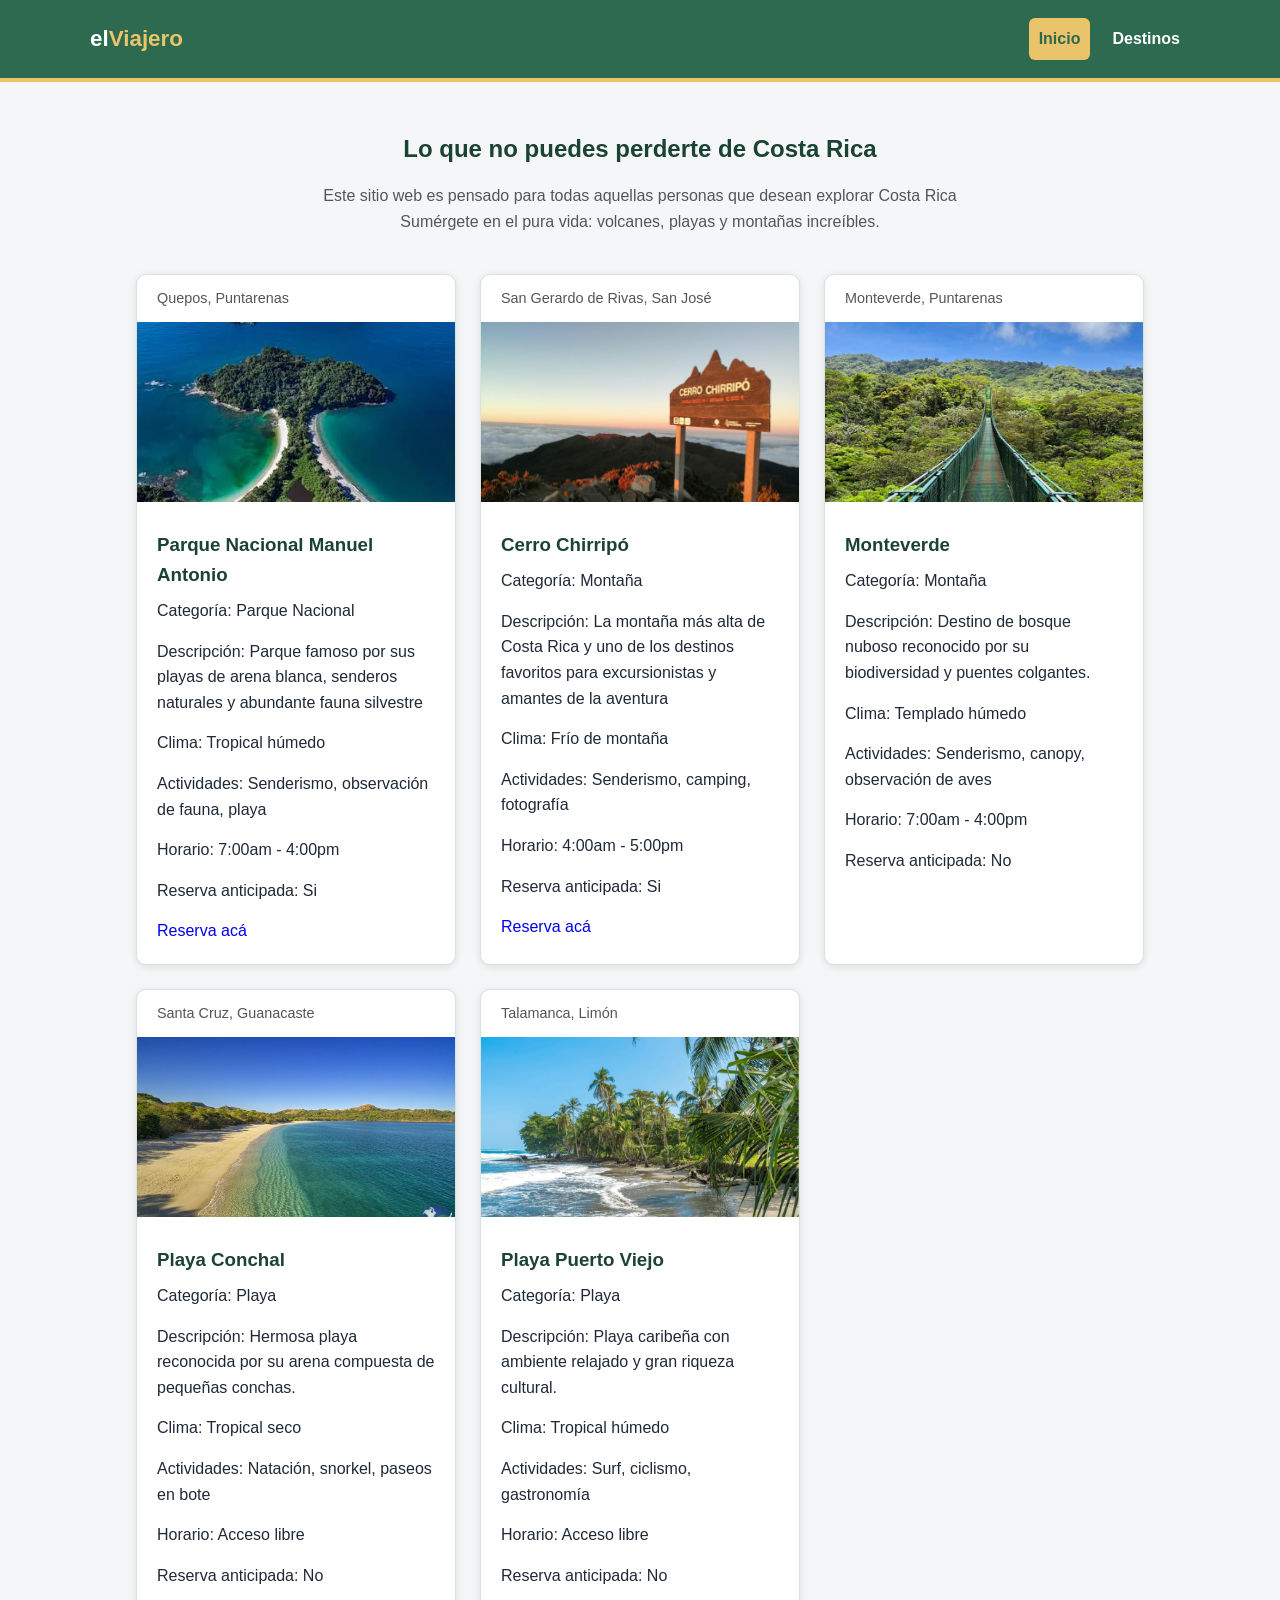
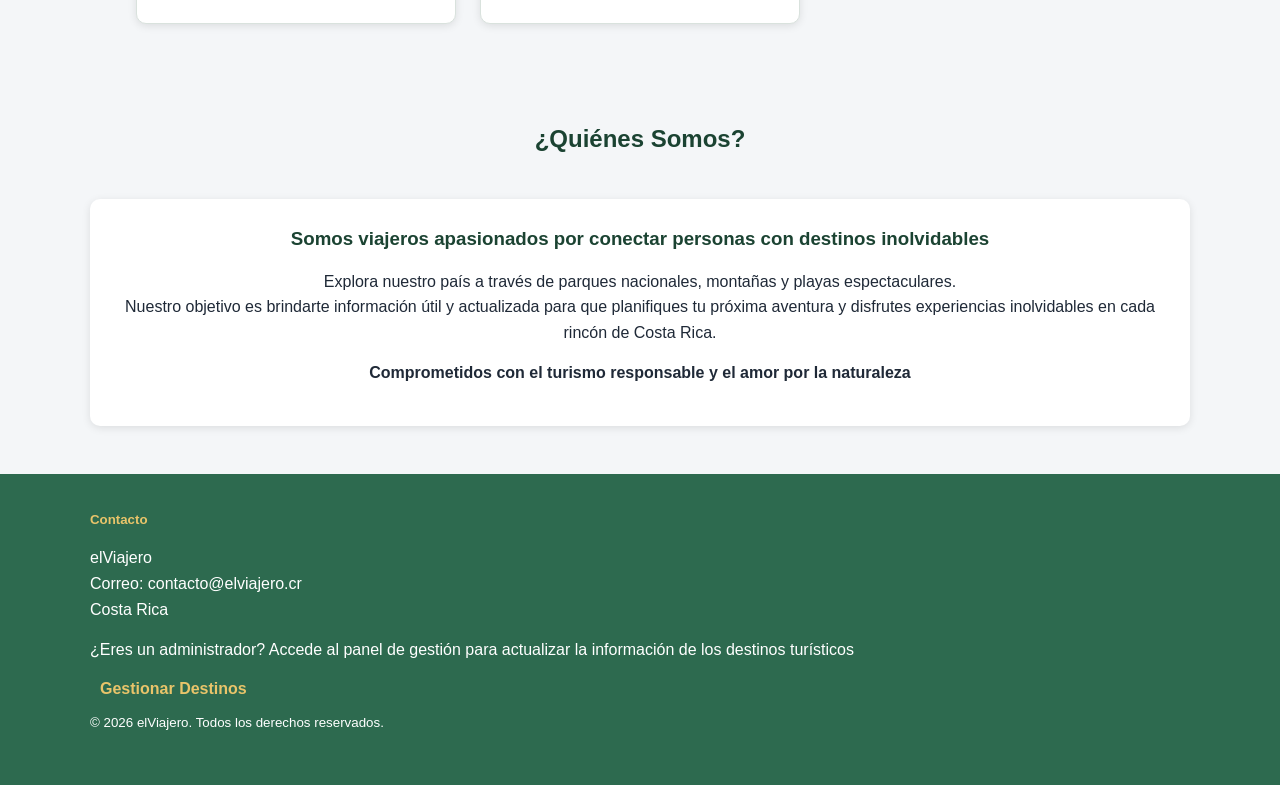
<file: index.html>
<!DOCTYPE html>
<html lang="es">

<head>
    <meta charset="UTF-8">
    <meta name="viewport" content="width=device-width, initial-scale=1.0">
    <meta name="description"
        content="elViajero es una plataforma web para descubrir destinos y experiencias de viaje en Costa Rica.">
    <meta name="keywords" content="viajes, Costa Rica, destinos, parques nacionales, playas, montañas, turismo">
    <meta name="author" content="elViajero">
    <link rel="stylesheet" href="css/style.css">
    <title>elViajero | Inicio</title>
</head>

<body>
    <!-- Encabezado del sitio -->
    <header class="site-header">
        <div class="container header-content">
            <p class="logo"><strong>el<span>Viajero</span></strong></p>

            <nav class="main-nav" aria-label="Navegación principal">
                <ul>
                    <li><a href="index.html" aria-current="page">Inicio</a></li>
                    <li><a href="destino.html">Destinos</a></li>
                </ul>
            </nav>
        </div>
    </header>

    <!-- Contenido principal -->
    <main>
        <!-- Sección de destinos cargados desde JSON -->
        <section id="destinos" aria-labelledby="section-title">
            <div class="container">
                <div class="section-heading">
                    <h1 id="section-title">Lo que no puedes perderte de Costa Rica</h1>
                    <p>
                        Este sitio web es pensado para todas aquellas personas que desean explorar Costa Rica<br>
                        Sumérgete en el pura vida: volcanes, playas y montañas increíbles.
                        
                    </p>
                </div>

                <div class="events-grid" aria-live="polite" aria-busy="true">
                    <p>Cargando destinos...</p>
                </div>
            </div>
        </section>

        <!-- Información general de la plataforma -->
        <section id="quienes-somos" aria-labelledby="about-title">
            <div class="container">
                <div class="section-heading">
                    <h2 id="about-title">¿Quiénes Somos?</h2>
                </div>

                <div class="about-card">
                    <h3>Somos viajeros apasionados por conectar personas con destinos inolvidables</h3>
                    <p>
                        Explora nuestro país a través de parques nacionales, montañas
                        y playas espectaculares.<br> Nuestro objetivo es brindarte información útil y actualizada
                        para que planifiques tu próxima aventura y disfrutes experiencias inolvidables en cada
                        rincón de Costa Rica.
                    </p>
                    <p>
                        <strong>Comprometidos con el turismo responsable y el amor por la naturaleza</strong>
                    </p>
                </div>
            </div>
        </section>
    </main>

    <!-- Pie de página -->
    <footer id="contacto">
        <div class="container">
            <h5>Contacto</h5>
            <address>
                elViajero<br>
                Correo: contacto@elviajero.cr<br>
                Costa Rica
            </address>

            <div class="admin-area">
                <p>
                    ¿Eres un administrador? Accede al panel de gestión
                    para actualizar la información de los destinos turísticos
                </p>
                <a href="login.html" class="admin-link">Gestionar Destinos</a>
            </div>
            <p>
                <small>&copy; 2026 elViajero. Todos los derechos reservados.</small>
            </p>
        </div>
    </footer>

    <!-- script al final del body -->
    <script src="js/script.js"></script>
</body>

</html>
</file>
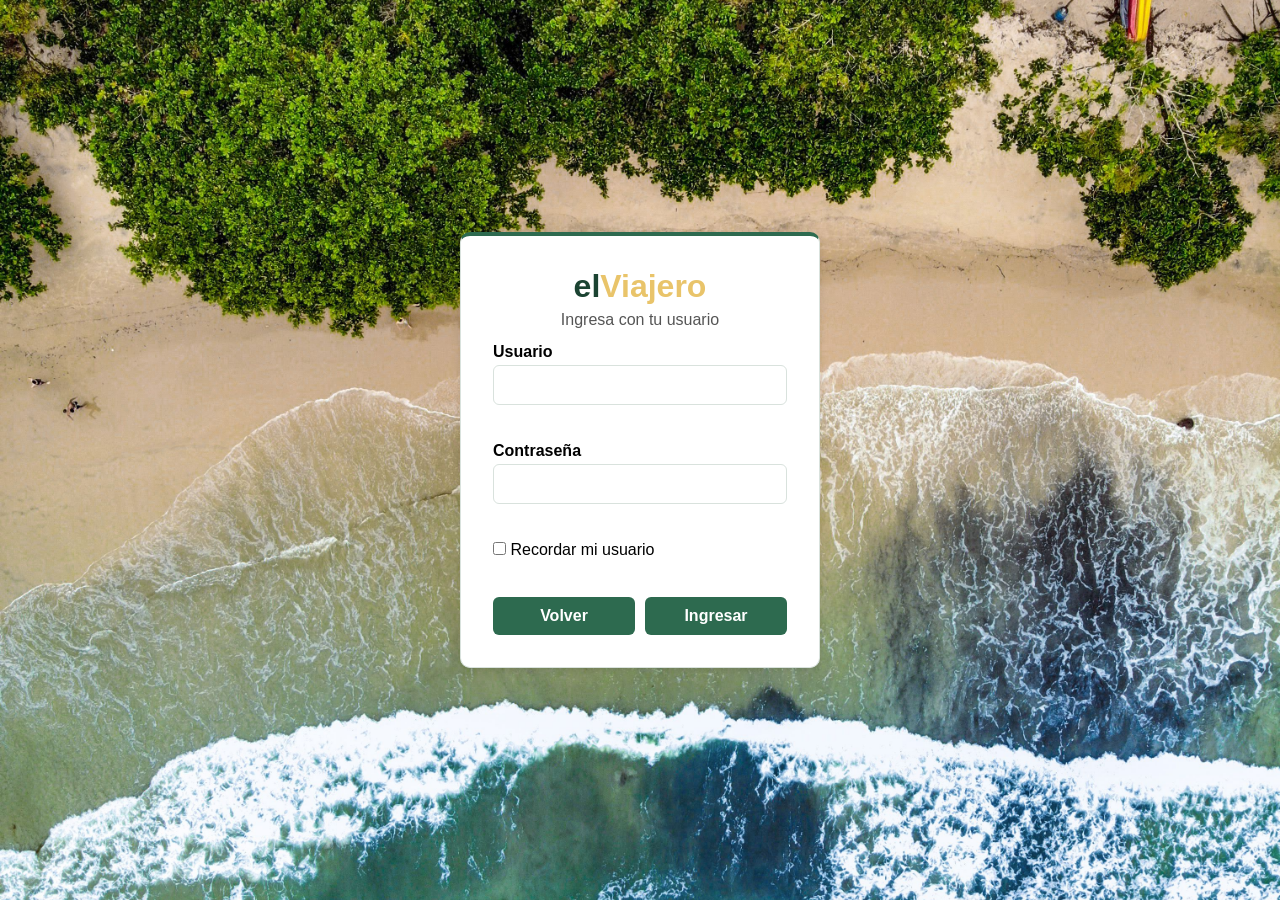
<file: administrar.html>
<!DOCTYPE html>
<html lang="es">

<head>
    <meta charset="UTF-8">
    <meta name="viewport" content="width=device-width, initial-scale=1.0">
    <meta name="description"
        content="Panel de administración de elViajero para gestionar los destinos turísticos de Costa Rica.">
    <meta name="keywords" content="viajes, Costa Rica, destinos, administración, turismo">
    <meta name="author" content="elViajero">
    <link rel="stylesheet" href="css/style.css">
    <title>elViajero | Administrar Destinos</title>
</head>

<body>
    <!-- Encabezado -->
    <header class="site-header">
        <div class="container header-content">
            <p class="logo"><strong>el<span>Viajero</span></strong></p>

            <nav class="main-nav" aria-label="Navegación de administración">
                <ul>
                    <li><a href="index.html" id="cerrar-sesion">Cerrar sesión</a></li>
                </ul>
            </nav>
        </div>
    </header>

    <main>
        <!-- Panel de administración de destinos -->
        <section id="administrar" aria-labelledby="admin-title">
            <div class="container">
                <div class="section-heading">
                    <h1 id="admin-title">Panel de Administración</h1>
                    <p>
                        Gestiona los destinos turísticos disponibles en la plataforma.
                    </p>
                </div>

                <!-- Controles de búsqueda y filtro por categoría -->
                <div class="admin-controls">
                    <div class="control-grupo">
                        <label for="buscar">Buscar destino:</label>
                        <input
                            type="search"
                            id="buscar"
                            placeholder="Buscar por nombre...">
                    </div>
                    <div class="control-grupo">
                        <label for="filtro-categoria">Categoría:</label>
                        <select id="filtro-categoria">
                            <option value="todas">Todas las categorías</option>
                        </select>
                    </div>
                </div>

                <!-- Botón restaurar datos JSON -->
                <div class="admin-acciones-globales">
                    <button type="button" id="btn-restablecer" class="btn-restablecer">
                        Restablecer destinos originales del JSON
                    </button>
                </div>

                <div class="events-grid" id="events-grid" aria-live="polite" aria-busy="true">
                    <p>Cargando destinos...</p>
                </div>
            </div>
        </section>
    </main>

    <footer>
        <div class="container">
            <p>
                <small>&copy; 2026 elViajero. Todos los derechos reservados.</small>
            </p>
        </div>
    </footer>

    <script src="js/destinos.js"></script>
</body>

</html>
</file>
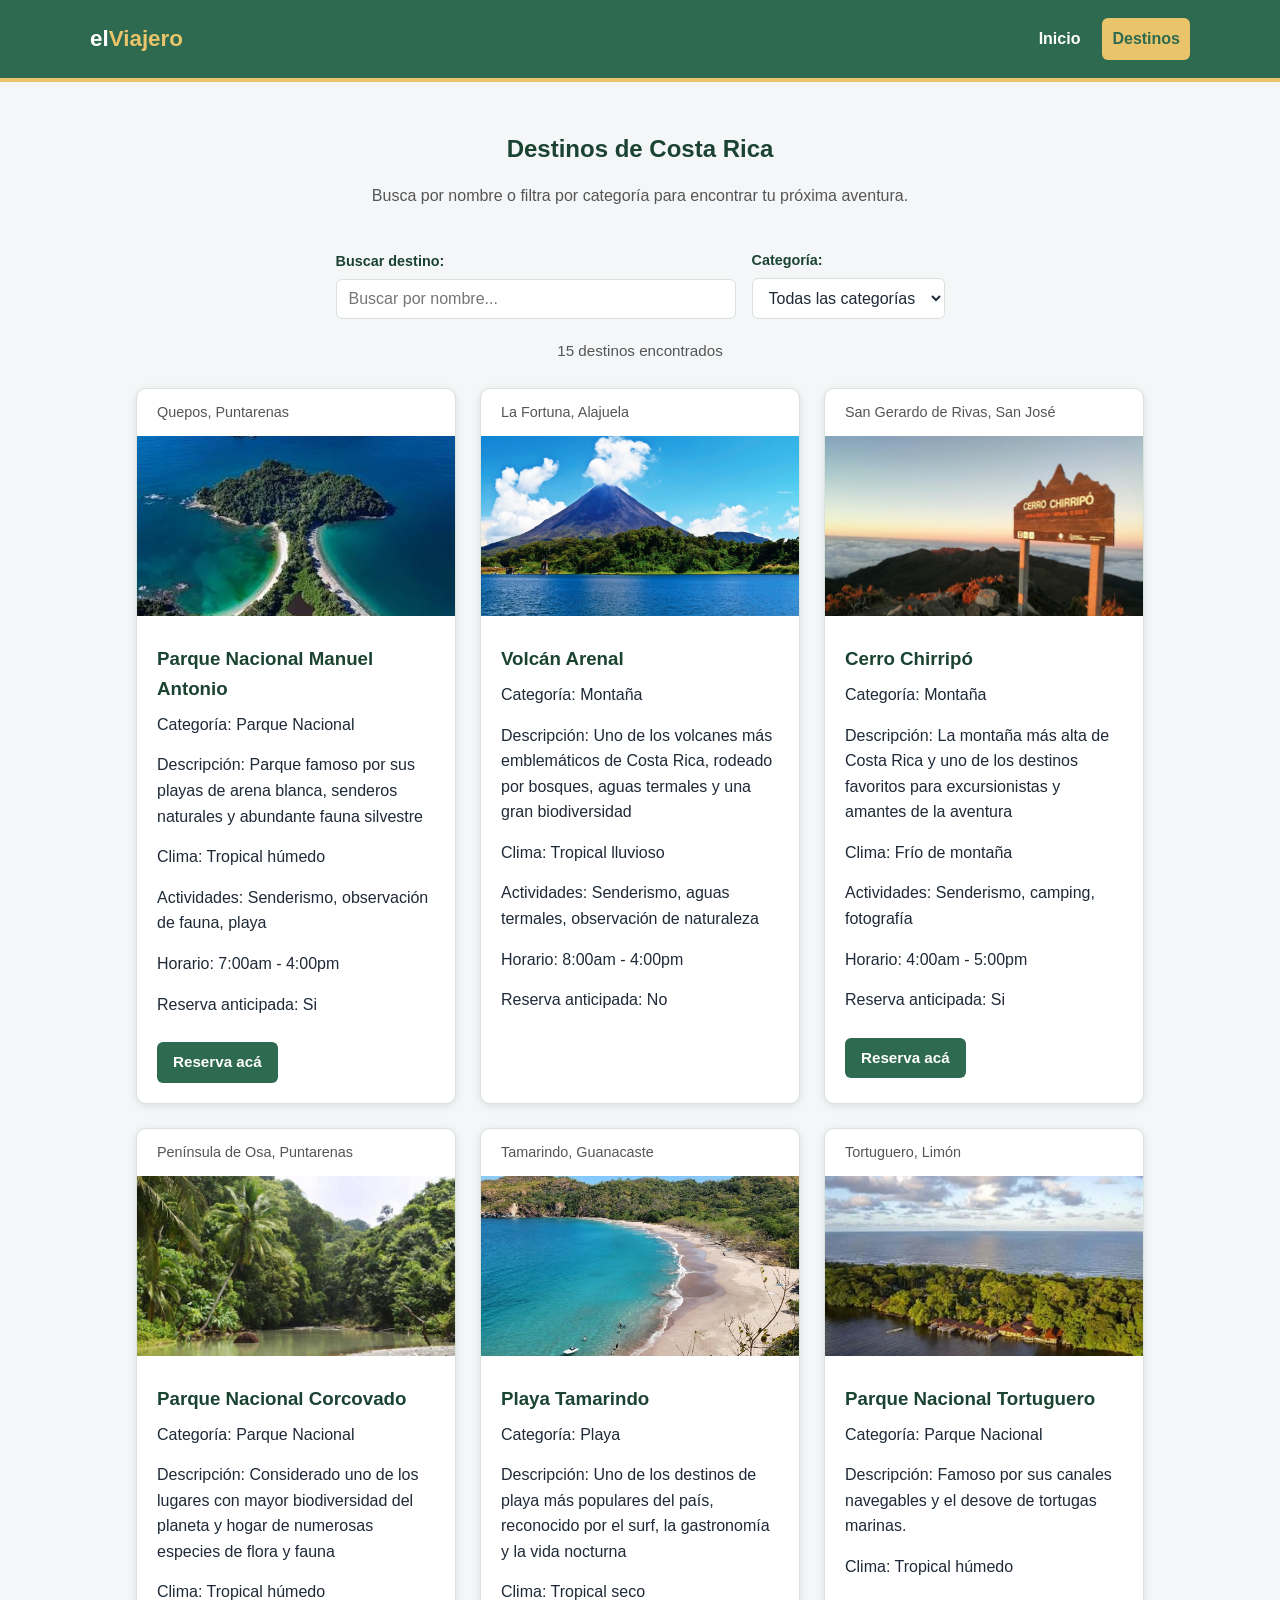
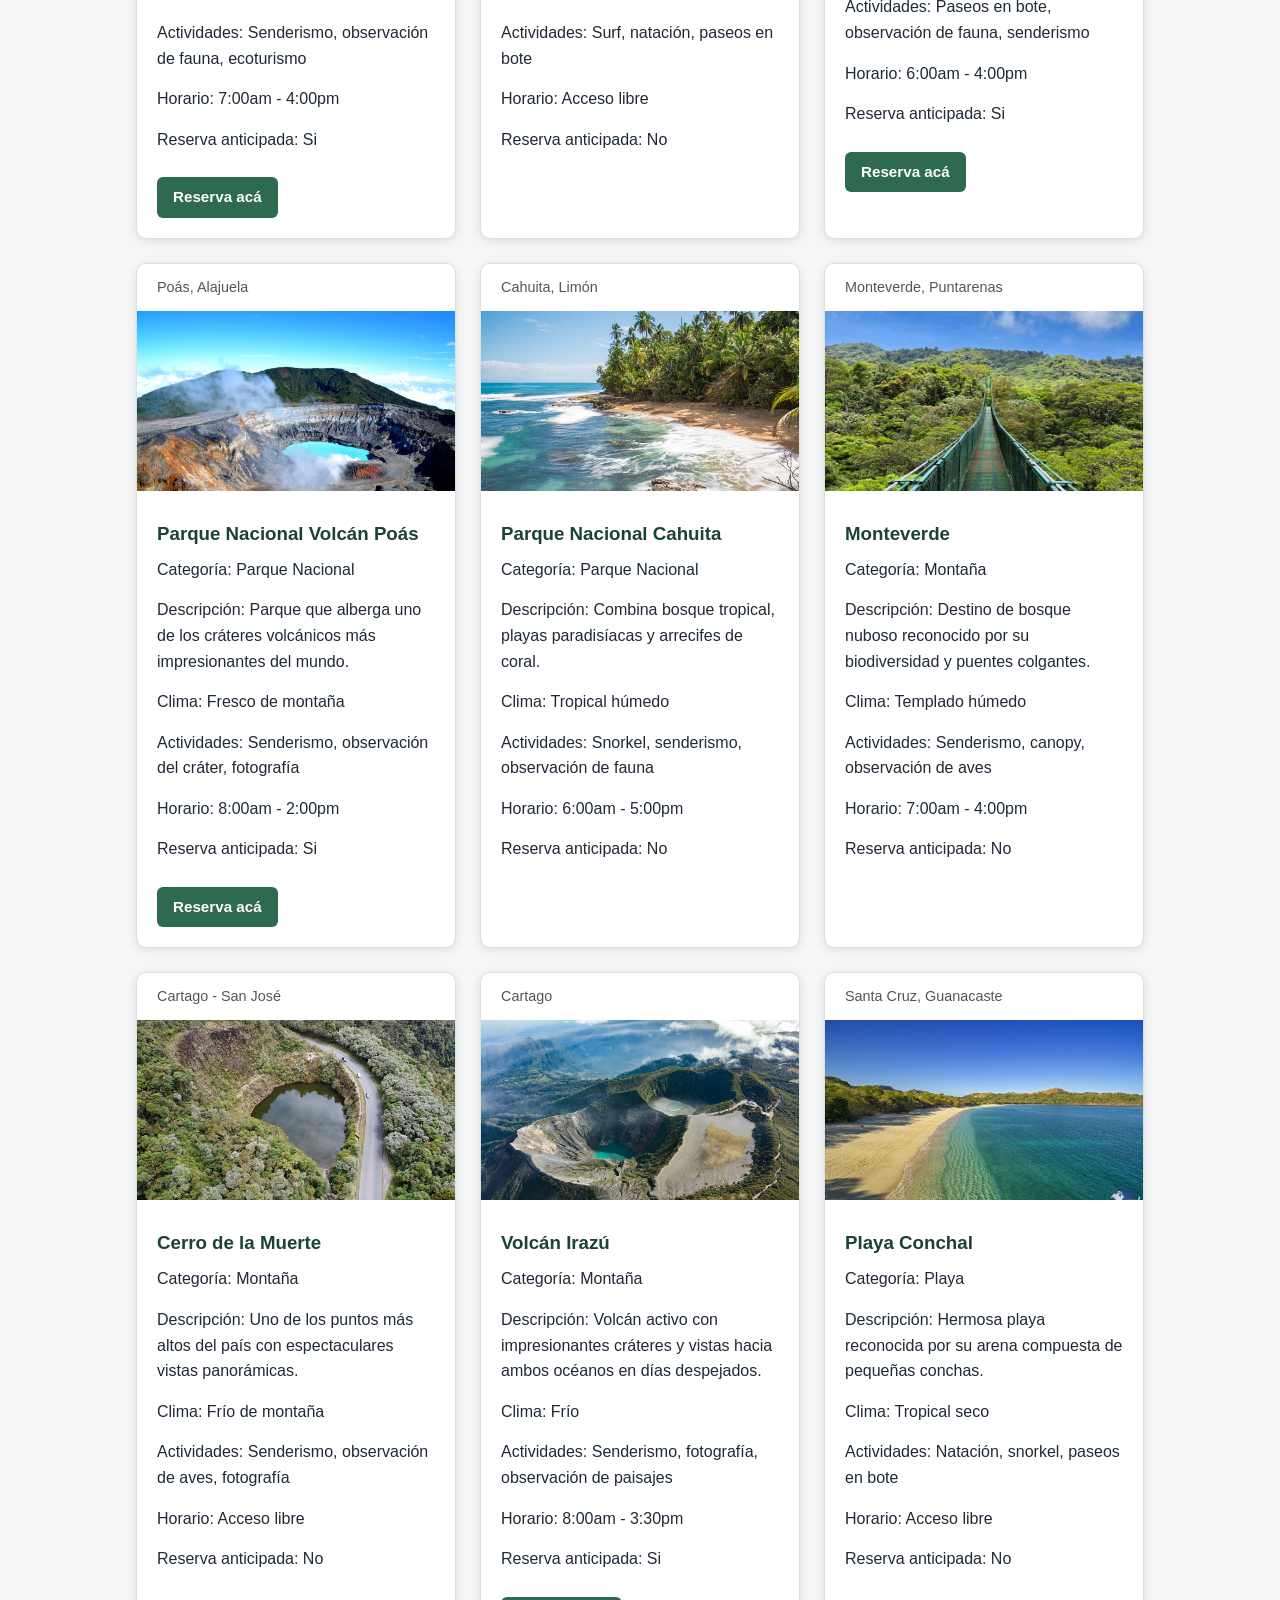
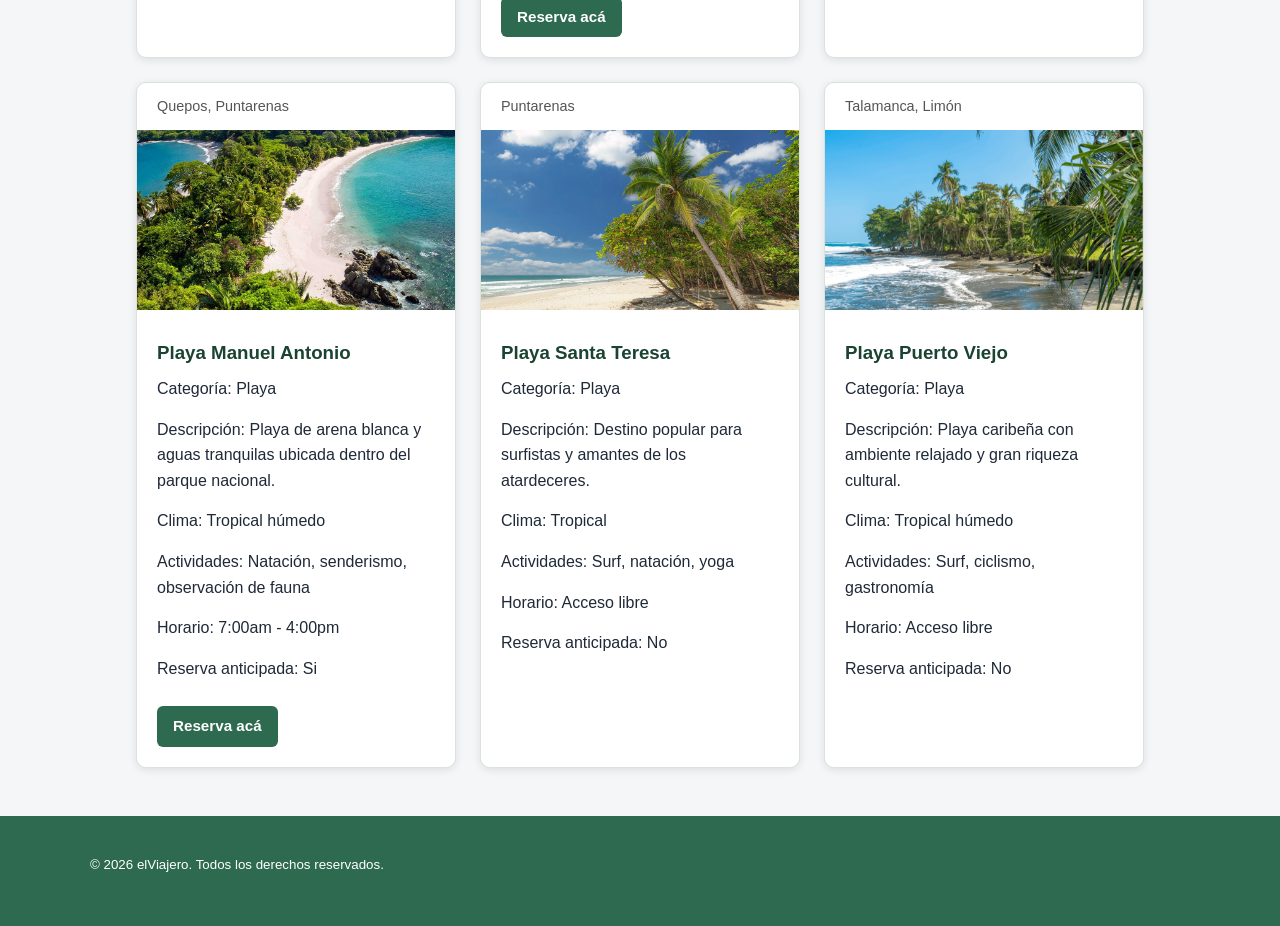
<file: destino.html>
<!DOCTYPE html>
<html lang="es">

<head>
    <meta charset="UTF-8">
    <meta name="viewport" content="width=device-width, initial-scale=1.0">
    <meta name="description"
        content="Explora los destinos turísticos de Costa Rica con elViajero: busca por nombre y filtra por categoría.">
    <meta name="keywords" content="viajes, Costa Rica, destinos, parques nacionales, playas, montañas, turismo">
    <meta name="author" content="elViajero">
    <link rel="stylesheet" href="css/style.css">
    <link rel="stylesheet" href="css/destino.css">
    <title>elViajero | Destinos</title>
</head>

<body>
    <!-- Encabezado del sitio -->
    <header class="site-header">
        <div class="container header-content">
            <p class="logo"><strong>el<span>Viajero</span></strong></p>

            <nav class="main-nav" aria-label="Navegación principal">
                <ul>
                    <li><a href="index.html">Inicio</a></li>
                    <li><a href="destino.html" aria-current="page">Destinos</a></li>
                </ul>
            </nav>
        </div>
    </header>

    <!-- Contenido principal -->
    <main>
        <!-- destinos con buscador y filtro -->
        <section id="destinos" aria-labelledby="section-title">
            <div class="container">
                <div class="section-heading">
                    <h1 id="section-title">Destinos de Costa Rica</h1>
                    <p>
                        Busca por nombre o filtra por categoría para encontrar tu próxima aventura.
                    </p>
                </div>

                <!-- controles de búsqueda y filtro categoría -->
                <div class="destino-controls">
                    <div class="control-grupo">
                        <label for="buscar">Buscar destino:</label>
                        <input
                            type="search"
                            id="buscar"
                            placeholder="Buscar por nombre...">
                    </div>
                    <div class="control-grupo">
                        <label for="filtro-categoria">Categoría:</label>
                        <select id="filtro-categoria">
                            <option value="todas">Todas las categorías</option>
                        </select>
                    </div>
                </div>

                <p id="resultados" class="resultados-contador" aria-live="polite"></p>

                <div class="events-grid" id="events-grid" aria-live="polite" aria-busy="true">
                    <p>Cargando destinos...</p>
                </div>
            </div>
        </section>
    </main>

    <!-- pie de página -->
    <footer>
        <div class="container">
            <p>
                <small>&copy; 2026 elViajero. Todos los derechos reservados.</small>
            </p>
        </div>
    </footer>

    <script src="js/destinos.js"></script>
</body>

</html>
</file>
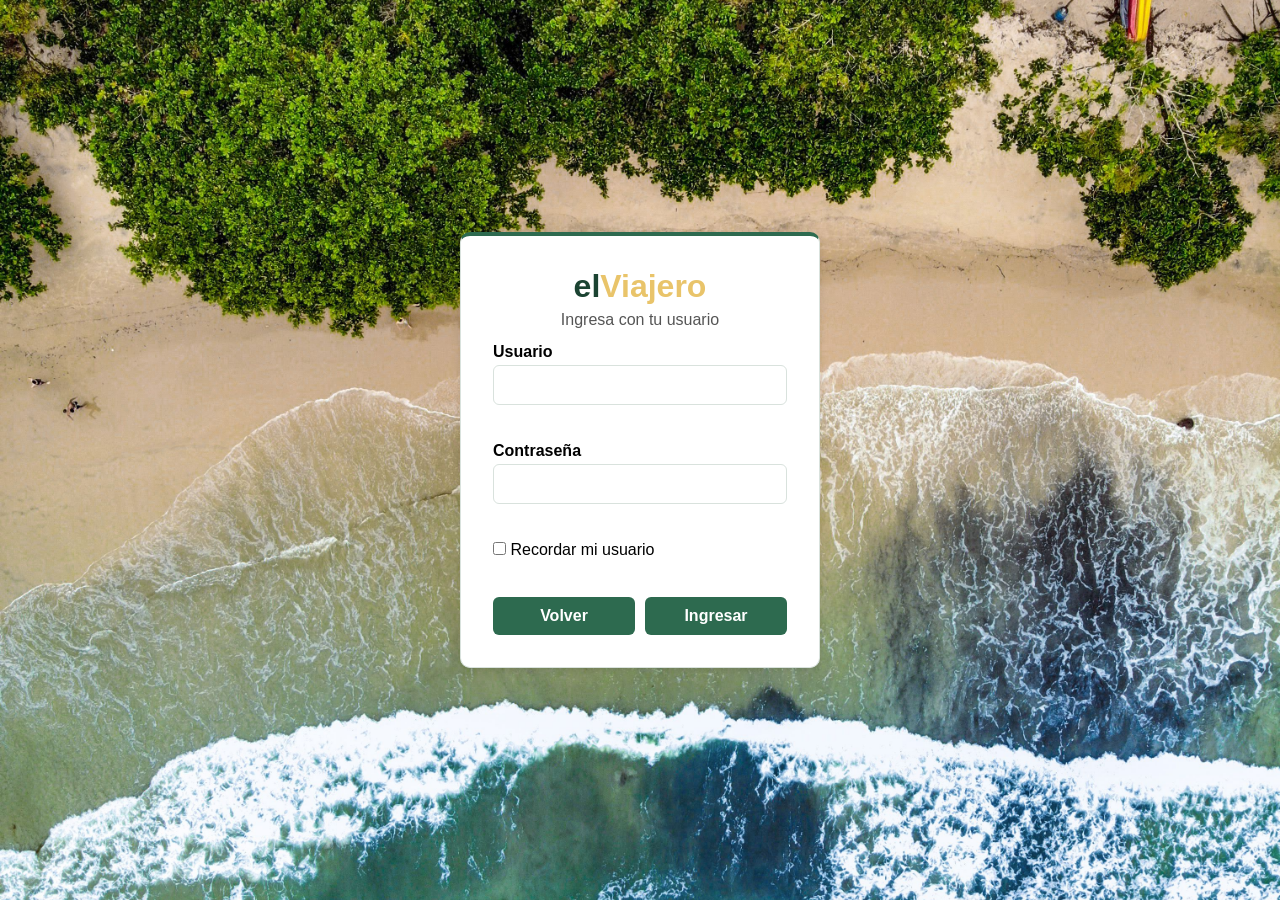
<file: login.html>
<!DOCTYPE html>
<html lang="es">

<head>
    <meta charset="UTF-8">
    <meta name="viewport" content="width=device-width, initial-scale=1.0">
    <meta name="description"
        content="Ingreso de administradores de elViajero para gestionar los destinos turísticos de Costa Rica.">
    <meta name="keywords" content="viajes, Costa Rica, destinos, administración, turismo">
    <meta name="author" content="elViajero">
    <link rel="stylesheet" href="css/login.css">
    <title>elViajero | Ingreso Admin</title>
</head>

<body class="fondo-login">
    <!-- Contenido principal -->
    <main class="tarjeta">
        <h1>el<span>Viajero</span></h1>
        <p>Ingresa con tu usuario</p>

        <form id="formLogin">
            <label for="usuario">Usuario</label>
            <input type="text" id="usuario">
            <small class="error" id="errorUsuario"></small>

            <label for="clave">Contraseña</label>
            <input type="password" id="clave">
            <small class="error" id="errorClave"></small>

            <label class="check">
                <input type="checkbox" id="recordarme"> Recordar mi usuario
            </label>

            <p id="mensaje" class="mensaje"></p>

            <div class="acciones">
                <a href="index.html" class="volver">Volver</a>
                <button type="submit">Ingresar</button>
            </div>
        </form>
    </main>

    <!-- script al final del body -->
    <script src="js/login.js"></script>
</body>

</html>
</file>
<file: css/style.css>
﻿/* Elimina márgenes y espacios automáticos del navegador */
* {
    margin: 0;
    padding: 0;

    /* Hace que padding y border no aumenten el tamaño real */
    box-sizing: border-box;
}

/* Estilo general del sitio */
body {
    font-family: Arial, Helvetica, sans-serif;
    background-color: #f4f6f8;
    color: #1f2937;

    /* Mejora separación entre líneas */
    line-height: 1.6;

    /* Permite que el footer quede al final en páginas cortas */
    min-height: 100vh;
    display: flex;
    flex-direction: column;
}


/* Evita deformación y espacios extra debajo de imágenes */
img {
    height: auto;
    display: block;
}

/* Quita subrayado predeterminado */
a {
    text-decoration: none;
}

/* =========================
2. UTILIDADES GENERALES
========================= */

/* Contenedor centrado reutilizable */
.container {
    width: min(90%, 1100px);
    margin: 0 auto;
}

/* Espaciado vertical general */
section {
    padding: 48px 0;
}

/* Estilo base para títulos */
h1,
h2,
h3,
h4,
h5,
h6 {
    color: #1b4332;
    margin-bottom: 15px;
}

/* Separación entre párrafos */
p {
    margin-bottom: 15px;
}

/* =========================
3. HEADER
========================= */

.site-header {
    background-color: #2d6a4f;
    color: white;
    padding: 18px 0;
    border-bottom: 4px solid #e9c46a;
}

/*
flex:organiza el logo y el menú en horizontal*/
.header-content {
    display: flex;
    align-items: center;
    justify-content: space-between;
    gap: 20px;
}

.logo {
    font-size: 1.4rem;
    margin-bottom: 0;

    /* Evita que el logo se divida en dos líneas */
    white-space: nowrap;
}

.logo span {
    color: #e9c46a;
}

/* =========================
4. NAVEGACIÓN
========================= */

/* Quita viñetas del menú */
.main-nav ul {
    list-style: none;
    display: flex;
    align-items: center;
    gap: 12px;
}

.main-nav a {
    color: white;
    font-weight: bold;
    padding: 8px 10px;
    border-radius: 6px;

    /* Permite tratar el enlace como bloque pequeño */
    display: inline-block;
}

/* Cambio visual al pasar mouse */
.main-nav a:hover {
    background-color: #e9c46a;
    color: #2d6a4f;
}

/* Indica cuál página está activa en el menú */
.main-nav a[aria-current="page"] {
    background-color: #e9c46a;
    color: #2d6a4f;
}

/* =========================
5. CONTENIDO PRINCIPAL
========================= */

/* El contenido crece para empujar el footer hacia abajo */
main {
    flex: 1;
}

.section-heading {
    text-align: center;
    margin-bottom: 40px;
}

.section-heading p {
    color: #555;
}

/* =========================
6. SECCIÓN DESTINOS
========================= */

/*grid: organizar las tarjetas */
.events-grid {
    display: grid;
    grid-template-columns: repeat(auto-fit, minmax(240px, 320px));
    justify-content: center;
    gap: 24px;
}

.event-card {
    background-color: white;
    border: 1px solid #d9e2dd;
    border-radius: 10px;

    overflow: hidden;

    box-shadow: 0 2px 8px rgba(0, 0, 0, 0.1);

    /* Animación suave al pasar el mouse */
    transition: transform 0.3s ease;
}

.event-card:hover {
    transform: scale(1.05);
}

.event-card__image {
    min-height: 180px;
    display: flex;
    align-items: center;
    justify-content: center;
    background-color: #d8f3dc;
    color: #2d6a4f;
}

.event-card__image img {
    width: 100%;
    height: 180px;

    /* Ajusta imagen sin deformarla */
    object-fit: cover;
}

.event-card__location {
    margin: 0;
    padding: 12px 20px;
    color: #555;
    font-size: 0.9rem;
}

.event-card__content {
    padding: 20px;
}

.event-card__content h3 {
    margin: 8px 0;
}

/* =========================
7. SECCIÓN QUIÉNES SOMOS
========================= */

.about-card {
    background-color: white;
    padding: 25px;
    border-radius: 10px;
    box-shadow: 0 2px 8px rgba(0, 0, 0, 0.1);
    text-align: center;

    /* Cambio suave de color al pasar el mouse */
    transition: background-color 0.3s ease;
}

.about-card:hover {
    background-color: #d8f3dc;
}

/* =========================
8. FOOTER
========================= */

footer {
    background-color: #2d6a4f;
    color: white;
    padding: 35px 0;
}

footer a {
    color: #e9c46a;
    font-weight: bold;
}

footer a:hover {
    text-decoration: underline;
}

footer h5 {
    color: #e9c46a;
}

footer address {
    font-style: normal;
    margin-bottom: 15px;
}

.admin-area p {
    margin-bottom: 5px;
}

.admin-link {
    display: inline-block;
    margin-top: 0;
    padding: 8px 10px;
    border-radius: 6px;
}

/* Mismo efecto hover de los enlaces del menú */
.admin-link:hover {
    background-color: #e9c46a;
    color: #2d6a4f;
    text-decoration: none;
}

/* =========================
9. PANEL DE ADMINISTRACIÓN
========================= */

/* Buscador y filtro de categoría centrados */
.admin-controls {
    display: flex;
    justify-content: center;
    align-items: flex-end;
    flex-wrap: wrap;
    gap: 16px;
    margin-bottom: 16px;
}

.admin-controls .control-grupo {
    display: flex;
    flex-direction: column;
    gap: 6px;
}

.admin-controls .control-grupo:first-child {
    flex: 1;
    min-width: 220px;
    max-width: 400px;
}

.admin-controls label {
    font-size: 0.9rem;
    font-weight: bold;
    color: #1b4332;
}

.admin-controls input,
.admin-controls select {
    width: 100%;
    padding: 10px 12px;
    border: 1px solid #d9e2dd;
    border-radius: 6px;
    font-size: 1rem;
    font-family: inherit;
    background-color: white;
    color: #1f2937;
}

.admin-controls input:focus,
.admin-controls select:focus {
    outline: 2px solid #2d6a4f;
    border-color: #2d6a4f;
}

/* Botón para restablecer datos originales en administración */
.admin-acciones-globales {
    text-align: center;
    margin-bottom: 30px;
}

.btn-restablecer {
    display: inline-block;
    padding: 10px 18px;
    background-color: #e9c46a;
    color: #1b4332;
    border: none;
    border-radius: 6px;
    font-size: 0.95rem;
    font-weight: bold;
    font-family: inherit;
    cursor: pointer;
    transition: background-color 0.3s ease, color 0.3s ease;
}

.btn-restablecer:hover {
    background-color: #2d6a4f;
    color: white;
}

/* Acciones de la tarjeta en administración */
.event-card__acciones {
    display: flex;
    gap: 10px;
    margin-top: 12px;
}

.event-card__acciones button {
    flex: 1;
    margin-top: 0;
    text-align: center;
}

/* Botón editar de cada tarjeta */
.btn-editar {
    display: inline-block;
    padding: 8px 16px;
    background-color: #2d6a4f;
    color: white;
    font-weight: bold;
    font-size: 0.95rem;
    border: none;
    border-radius: 6px;
    cursor: pointer;

    /* Cambio suave de color al pasar el mouse */
    transition: background-color 0.3s ease;
}

.btn-editar:hover {
    background-color: #e9c46a;
    color: #2d6a4f;
}

/* Botón eliminar de cada tarjeta */
.btn-eliminar {
    display: inline-block;
    padding: 8px 16px;
    background-color: #d62828;
    color: white;
    font-weight: bold;
    font-size: 0.95rem;
    border: none;
    border-radius: 6px;
    cursor: pointer;

    /* Cambio suave de color al pasar el mouse */
    transition: background-color 0.3s ease;
}

.btn-eliminar:hover {
    background-color: #9b1d20;
}

/* =========================
MODAL DE CONFIRMACIÓN
========================= */

.modal-overlay {
    position: fixed;
    top: 0;
    left: 0;
    width: 100%;
    height: 100%;
    background-color: rgba(0, 0, 0, 0.6);
    display: flex;
    justify-content: center;
    align-items: center;
    padding: 20px;
    z-index: 1000;
}

.modal-caja {
    background-color: white;
    width: 100%;
    max-width: 400px;
    border-radius: 10px;
    padding: 24px;
    box-shadow: 0 4px 15px rgba(0, 0, 0, 0.2);
    text-align: center;
    border-top: 4px solid #d62828;
}

.modal-caja h3 {
    color: #1b4332;
    margin-bottom: 12px;
}

.modal-caja p {
    color: #555;
    margin-bottom: 20px;
    font-size: 0.95rem;
}

.modal-acciones {
    display: flex;
    gap: 10px;
}

.modal-acciones button {
    flex: 1;
    padding: 10px;
    border-radius: 6px;
    font-size: 0.95rem;
    font-weight: bold;
    cursor: pointer;
    border: none;
    font-family: inherit;
    transition: background-color 0.3s ease;
}

.modal-btn-cancelar {
    background-color: #e5e7eb;
    color: #1f2937;
}

.modal-btn-cancelar:hover {
    background-color: #d1d5db;
}

.modal-btn-confirmar {
    background-color: #d62828;
    color: white;
}

.modal-btn-confirmar:hover {
    background-color: #9b1d20;
}


/* Tarjeta en modo edición: conserva su lugar y tamaño */
.event-card--editando {
    border-color: #2d6a4f;
}

/* Sin efecto de agrandar mientras se edita */
.event-card--editando:hover {
    transform: none;
}

/*
Formulario de edición dentro de la tarjeta:
altura limitada con desplazamiento interno
para que la tarjeta no crezca de más
*/
.form-edicion {
    max-height: 380px;
    overflow-y: auto;

    /* Espacio a la derecha para que la barra
       de desplazamiento no toque los campos */
    padding-right: 10px;
}

.form-edicion fieldset {
    border: none;
    padding: 0;
    margin: 0 0 8px;
}

/*
El legend se mantiene en el HTML por semántica
y accesibilidad, pero no se muestra en pantalla
*/
.form-edicion legend {
    position: absolute;
    width: 1px;
    height: 1px;
    overflow: hidden;
    clip: rect(0 0 0 0);
    clip-path: inset(50%);
    white-space: nowrap;
}

/* Cada campo: label encima del control */
.form-grupo {
    display: flex;
    flex-direction: column;
    margin-bottom: 6px;
}

.form-grupo label {
    font-weight: bold;
    font-size: 0.8rem;
    margin-bottom: 2px;
}

.form-edicion input,
.form-edicion select,
.form-edicion textarea {
    width: 100%;
    padding: 5px 8px;
    border: 1px solid #d9e2dd;
    border-radius: 6px;
    font-size: 0.85rem;
    font-family: inherit;
    background-color: white;
    color: #1f2937;
}

.form-edicion textarea {
    resize: vertical;
}

.form-edicion input:focus,
.form-edicion select:focus,
.form-edicion textarea:focus {
    outline: 2px solid #2d6a4f;
    border-color: #2d6a4f;
}

/* Campos bloqueados: gris y solo lectura */
.form-edicion .campo-bloqueado {
    background-color: #e6e6e6;
    color: #6b7280;
    border-color: #d1d5db;
    cursor: not-allowed;
}

/*
Botones Guardar Cambios y Cancelar:
quedan fijos al pie del formulario
mientras se desplazan los campos
*/
.form-edicion__acciones {
    display: flex;
    gap: 8px;
    margin-bottom: 0;
    padding-top: 6px;
    position: sticky;
    bottom: 0;
    background-color: white;
}

.btn-guardar,
.btn-cancelar {
    display: inline-block;
    padding: 6px 12px;
    font-weight: bold;
    font-size: 0.85rem;
    border: none;
    border-radius: 6px;
    cursor: pointer;

    /* Cambio suave de color al pasar el mouse */
    transition: background-color 0.3s ease;
}

.btn-guardar {
    background-color: #2d6a4f;
    color: white;
}

.btn-guardar:hover {
    background-color: #e9c46a;
    color: #2d6a4f;
}

.btn-cancelar {
    background-color: #9ca3af;
    color: white;
}

.btn-cancelar:hover {
    background-color: #6b7280;
}

/* =========================
10. RESPONSIVE
========================= */
@media (max-width: 768px) {
    .destino-controls {
        flex-direction: column;
        align-items: stretch;
    }

    .destino-controls input[type="search"] {
        max-width: none;
    }
}
</file>
<file: css/destino.css>
/* =========================
Estilos de la página Destinos
(complementa a style.css)
========================= */

/* Buscador y filtro de categoría centrados */
.destino-controls {
    display: flex;
    justify-content: center;
    align-items: flex-end;
    flex-wrap: wrap;
    gap: 16px;
    margin-bottom: 20px;
}

.destino-controls .control-grupo {
    display: flex;
    flex-direction: column;
    gap: 6px;
}

.destino-controls .control-grupo:first-child {
    flex: 1;
    min-width: 220px;
    max-width: 400px;
}

.destino-controls label {
    font-size: 0.9rem;
    font-weight: bold;
    color: #1b4332;
}

.destino-controls input[type="search"],
.destino-controls select {
    width: 100%;
    padding: 10px 12px;
    border: 1px solid #d9e2dd;
    border-radius: 6px;
    font-size: 1rem;
    font-family: inherit;
    background-color: white;
    color: #1f2937;
}

.destino-controls input[type="search"]:focus,
.destino-controls select:focus {
    outline: 2px solid #2d6a4f;
    border-color: #2d6a4f;
}

/* Contador de resultados de la búsqueda */
.resultados-contador {
    text-align: center;
    color: #555;
    font-size: 0.95rem;
    margin-bottom: 25px;
}

/* Enlace de reserva dentro de la tarjeta */
.event-card__content a {
    display: inline-block;
    margin-top: 10px;
    padding: 8px 16px;
    background-color: #2d6a4f;
    color: white;
    font-weight: bold;
    font-size: 0.95rem;
    border-radius: 6px;

    /* Cambio suave de color al pasar el mouse */
    transition: background-color 0.3s ease;
}

.event-card__content a:hover {
    background-color: #e9c46a;
    color: #2d6a4f;
}

/* =========================
RESPONSIVE
========================= */

/* Controles en columna para pantallas pequeñas */
@media (max-width: 768px) {
    .destino-controls {
        flex-direction: column;
        align-items: stretch;
    }

    .destino-controls input[type="search"] {
        max-width: none;
    }
}
</file>
<file: css/login.css>
/* Misma base que style.css */
* { box-sizing: border-box; margin: 0; padding: 0; }

body {
    font-family: Arial, Helvetica, sans-serif;

    background-color: #f4f6f8;
    background-image: url("/images/fondo.png");
    background-size: cover;
    background-position: center;
    background-repeat: no-repeat;
    background-attachment: fixed;
}

/* login centrado */
.fondo-login {
    display: flex;
    justify-content: center;
    align-items: center;
    min-height: 100vh;
    padding: 20px;
}

/* tarjeta mismo estilo de las tarjetas del sitio */
.tarjeta {
    background-color: white;
    padding: 32px;
    width: 100%;
    max-width: 360px;
    border: 1px solid #d9e2dd;
    border-radius: 10px;
    box-shadow: 0 2px 8px rgba(0, 0, 0, 0.1);

    /* Franja superior con el color del encabezado del sitio */
    border-top: 4px solid #2d6a4f;
}

/* colores normales verde con "Viajero" en amarillo */
.tarjeta h1 {
    margin-bottom: 6px;
    color: #1b4332;
    text-align: center;
}

/* "Viajero" en amarillo, igual que el logo del encabezado */
.tarjeta h1 span {
    color: #e9c46a;
}

.tarjeta > p {
    color: #555;
    text-align: center;
    margin-bottom: 10px;
}

label { 
    display: block; 
    margin-top: 14px; 
    font-weight: bold; 
}

input[type=text], input[type=password] {
    width: 100%;
    padding: 10px 12px;
    margin-top: 4px;
    border: 1px solid #d9e2dd;
    border-radius: 6px;
    font-size: 1rem;
    font-family: inherit;
    color: #1f2937;
}

input[type=text]:focus, input[type=password]:focus {
    outline: 2px solid #2d6a4f;
    border-color: #2d6a4f;
}

.check { font-weight: normal; }

.mensaje { color: #c0392b; min-height: 20px; margin-top: 10px; }

/* boton con el mismo el mismo estilo que los de inicio*/
button {
    width: 100%;
    padding: 10px;
    margin-top: 8px;
    background-color: #2d6a4f;
    color: white;
    font-weight: bold;
    border: none;
    border-radius: 6px;
    cursor: pointer;
    font-size: 1rem;
    font-family: inherit;

    /* Cambio suave de color al pasar el mouse */
    transition: background-color 0.3s ease;
}

button:hover {
    background-color: #e9c46a;
    color: #2d6a4f;
}

/* Mensajes de error del formulario */
.error {
    display:block;
    color:#d62828;
    font-size: 0.9rem;
    margin-top: 5px;
    min-height: 18px;
}

/* Botones de acción lado a lado, ambos con el mismo ancho */
.acciones {
    display: flex;
    gap: 10px;
    margin-top: 8px;
}

.acciones button, .acciones .volver {
    flex: 1;
    margin-top: 0;
}

.volver {
    display: block;
    padding: 10px;
    background-color: #2d6a4f;
    color: white;
    font-weight: bold;
    border: none;
    border-radius: 6px;
    cursor: pointer;
    font-size: 1rem;
    font-family: inherit;
    text-align: center;
    text-decoration: none;

    /* Cambio suave de color al pasar el mouse */
    transition: background-color 0.3s ease;
}

.volver:hover {
    background-color: #e9c46a;
    color: #2d6a4f;
}

@media (max-width: 768px) {
    .destino-controls {
        flex-direction: column;
        align-items: stretch;
    }

    .destino-controls input[type="search"] {
        max-width: none;
    }
}
</file>
